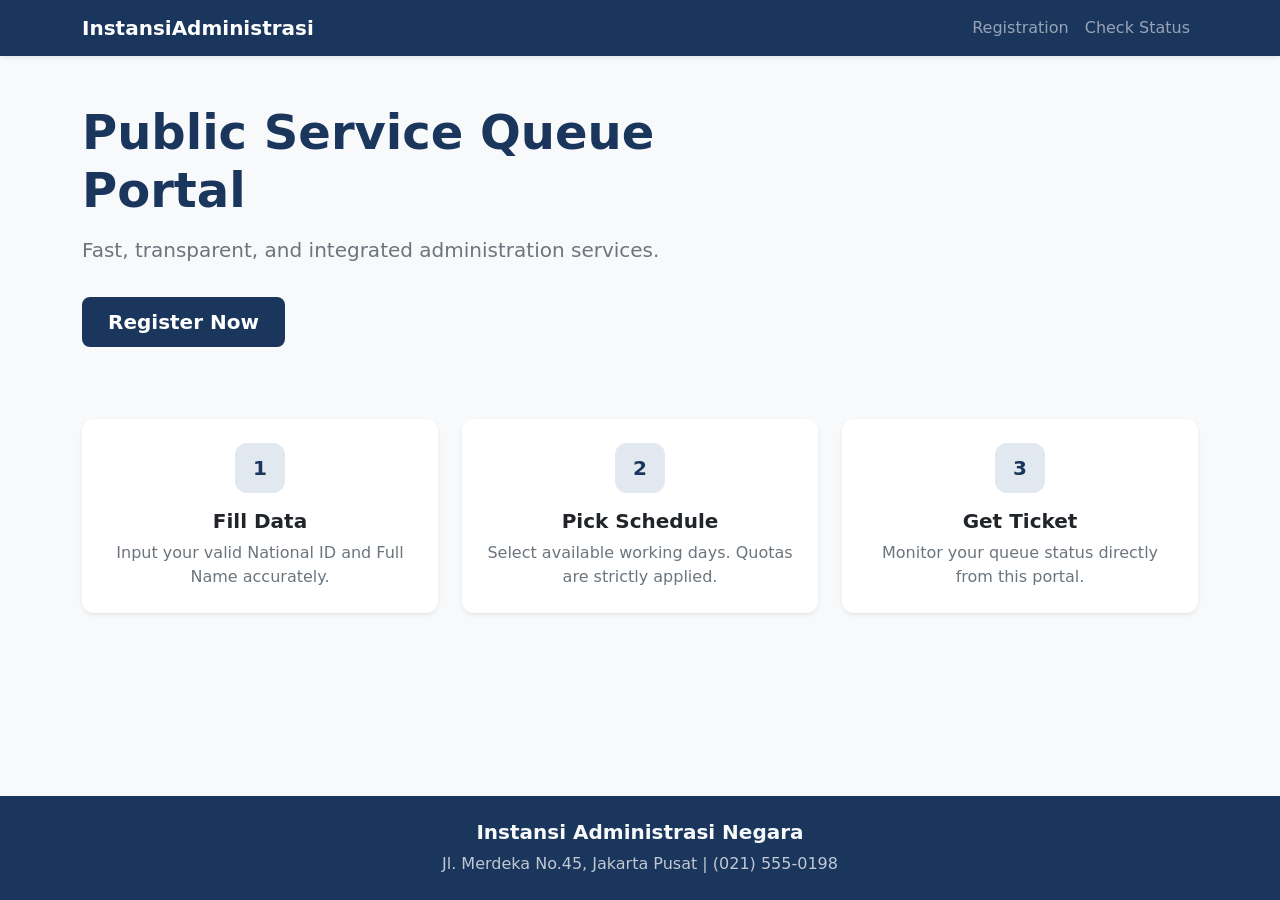
<file: David/index.html>
<!DOCTYPE html>
<html lang="en">
<head>
<meta charset="UTF-8">
<meta name="viewport" content="width=device-width, initial-scale=1.0">
<title>Queue System</title>
<link href="https://cdn.jsdelivr.net/npm/bootstrap@5.3.0/dist/css/bootstrap.min.css" rel="stylesheet">
<link href="style.css" rel="stylesheet">
</head>
<body class="bg-light">
<nav class="navbar navbar-expand-lg custom-navbar navbar-dark shadow-sm">
  <div class="container">
    <a class="navbar-brand fw-bold" href="#" id="navHome">InstansiAdministrasi</a>
    <button class="navbar-toggler" type="button" data-bs-toggle="collapse" data-bs-target="#navMenu">
      <span class="navbar-toggler-icon"></span>
    </button>
    <div class="collapse navbar-collapse" id="navMenu">
      <ul class="navbar-nav ms-auto">
        <li class="nav-item"><a class="nav-link" href="#" id="linkRegister">Registration</a></li>
        <li class="nav-item"><a class="nav-link" href="#" id="linkStatus">Check Status</a></li>
      </ul>
    </div>
  </div>
</nav>

<div class="container my-5 flex-grow-1">
  <div id="homeSection" class="view-section active-section">
    <div class="row align-items-center mb-5 custom-hero">
      <div class="col-lg-8">
        <h1 class="display-5 fw-bold custom-title mb-3">Public Service Queue Portal</h1>
        <p class="lead text-secondary">Fast, transparent, and integrated administration services.</p>
        <button class="btn btn-lg custom-btn-primary mt-3 fw-semibold px-4" id="btnHeroRegister">Register Now</button>
      </div>
    </div>
    <div class="row g-4 mt-2">
      <div class="col-md-4">
        <div class="card h-100 border-0 shadow-sm custom-card">
          <div class="card-body text-center p-4">
            <div class="custom-icon-box mb-3">1</div>
            <h5 class="card-title fw-bold">Fill Data</h5>
            <p class="card-text text-secondary">Input your valid National ID and Full Name accurately.</p>
          </div>
        </div>
      </div>
      <div class="col-md-4">
        <div class="card h-100 border-0 shadow-sm custom-card">
          <div class="card-body text-center p-4">
            <div class="custom-icon-box mb-3">2</div>
            <h5 class="card-title fw-bold">Pick Schedule</h5>
            <p class="card-text text-secondary">Select available working days. Quotas are strictly applied.</p>
          </div>
        </div>
      </div>
      <div class="col-md-4">
        <div class="card h-100 border-0 shadow-sm custom-card">
          <div class="card-body text-center p-4">
            <div class="custom-icon-box mb-3">3</div>
            <h5 class="card-title fw-bold">Get Ticket</h5>
            <p class="card-text text-secondary">Monitor your queue status directly from this portal.</p>
          </div>
        </div>
      </div>
    </div>
  </div>

  <div id="registerSection" class="view-section">
    <div class="row justify-content-center">
      <div class="col-lg-6">
        <div class="card border-0 shadow-sm custom-panel p-4 p-md-5">
          <h3 class="fw-bold mb-4 text-center custom-title">Queue Registration</h3>
          <div id="registerAlert" class="d-none"></div>
          <form id="registrationForm">
            <div class="mb-3">
              <label class="form-label fw-semibold text-secondary">Full Name</label>
              <input type="text" id="inputName" class="form-control custom-input" required>
            </div>
            <div class="mb-3">
              <label class="form-label fw-semibold text-secondary">National ID (NIK)</label>
              <input type="number" id="inputNIK" class="form-control custom-input" required>
            </div>
            <div class="mb-4">
              <label class="form-label fw-semibold text-secondary">Select Date</label>
              <input type="date" id="inputDate" class="form-control custom-input" required>
            </div>
            <button type="submit" class="btn w-100 custom-btn-primary py-2 fw-bold mt-2">Submit Registration</button>
          </form>
        </div>
      </div>
    </div>
  </div>

  <div id="statusSection" class="view-section">
    <div class="row justify-content-center">
      <div class="col-lg-6">
        <div class="card border-0 shadow-sm custom-panel p-4 p-md-5 mb-4">
          <h3 class="fw-bold mb-4 text-center custom-title">Check Queue Status</h3>
          <form id="statusForm" class="d-flex gap-2">
            <input type="number" id="searchNIK" class="form-control custom-input" placeholder="Enter your NIK" required>
            <button type="submit" class="btn custom-btn-primary px-4 fw-bold">Search</button>
          </form>
        </div>
        <div id="statusResultContainer" class="d-none card border-0 shadow-sm custom-panel p-4">
           <h5 class="fw-bold border-bottom pb-3 mb-3 custom-title">Queue History</h5>
           <div id="statusList"></div>
        </div>
      </div>
    </div>
  </div>
</div>

<footer class="text-light py-4 mt-auto custom-footer">
  <div class="container text-center">
    <h5 class="fw-bold mb-2">Instansi Administrasi Negara</h5>
    <p class="mb-0 text-light opacity-75">Jl. Merdeka No.45, Jakarta Pusat | (021) 555-0198</p>
  </div>
</footer>
<script src="https://cdn.jsdelivr.net/npm/bootstrap@5.3.0/dist/js/bootstrap.bundle.min.js"></script>
<script src="script.js"></script>
</body>
</html>




<!-- 
Buatlah tampilan website sesuai dengan requirement dari klien di bawah ini:
Anda diminta membuat sebuah website booking lapangan yang bisa dipakai oleh klien yang 
merupakan pemilik usaha lapangan badminton, tenis, padel, atau olahraga lainnya.
Berikut merupakan requirement yang diberikan oleh pihak klien:
1. Functional Requirement
a. Halaman Utama
i. Halaman utama ini muncul pertama kali saat user membuka website 
ini.
ii. Halaman ini menampilkan informasi mengenai lapangan tersebut dan 
tata cara booking.
iii. Pada bagian footer, tampilkan nama lapangan, alamat, nomor telepon, 
dan peta lokasi.
b. Fitur Booking Lapangan
i. User dapat booking lapangan dengan memilih lapangan yang mana 
yang mau di booking. Di dalam satu tempat, bisa saja ada beberapa 
lapangan/court.
ii. Booking lapangan dengan memasukkan nama lengkap, nomor 
telepon, dan alamat email.
iii. Jam sewa lapangan adalah dari jam 06.00 hingga 23.00 setiap hari 
dengan durasi sewa minimal 1 jam.
iv. User hanya bisa booking lapangan hingga 7 hari ke depan.
v. Setelah melakukan booking, tampilkan total harga yang harus dibayar 
dan informasi pembayaran.
c. Fitur Lihat Status Booking
i. Fitur ini untuk menunjukkan status booking anda.
ii. Seorang user bisa booking berkali-kali di suatu lapangan, maka anda 
harus menampilkan semua histori booking user ini.

2. Non Functional Requirement
a. Tampilan menarik, user friendly bagi user dengan berbagai latar belakang, dan 
memiliki navigasi yang mudah dipahami.
b. Tampilan yang responsive dan terlihat rapi pada perangkat mobile.
c. Klien menginginkan tampilan yang modern, trusted, dan profesional.
d. Font yang digunakan adalah font yang gratis dan tersedia secara bebas. Font 
juga harus tampak profesional dan terbaca jelas, bahkan jika dalam ukuran 
kecil seperti pada perangkat mobile.
e. Icon yang digunakan juga merupakan iconset gratis dan tersedia secara 
bebas, misalnya dari FontAwesome, Material Icons, dan lain sebagainya.
3. Technological Requirement
a. Tampilan dibuat menggunakan HTML, CSS, dan Javascript.
b. Anda hanya diminta membuat tampilan statis saja; tanpa database ataupun 
backend.
c. Data yang ditampilkan boleh berupa dummy atau boilerplate. 
d. Anda dilarang menggunakan template UI yang sudah ada.
e. Anda diperbolehkan menggunakan bantuan framework Bootstrap dan jQuery. 
Selain kedua itu, anda dilarang menggunakan framework lainnya.
  -->
</file>
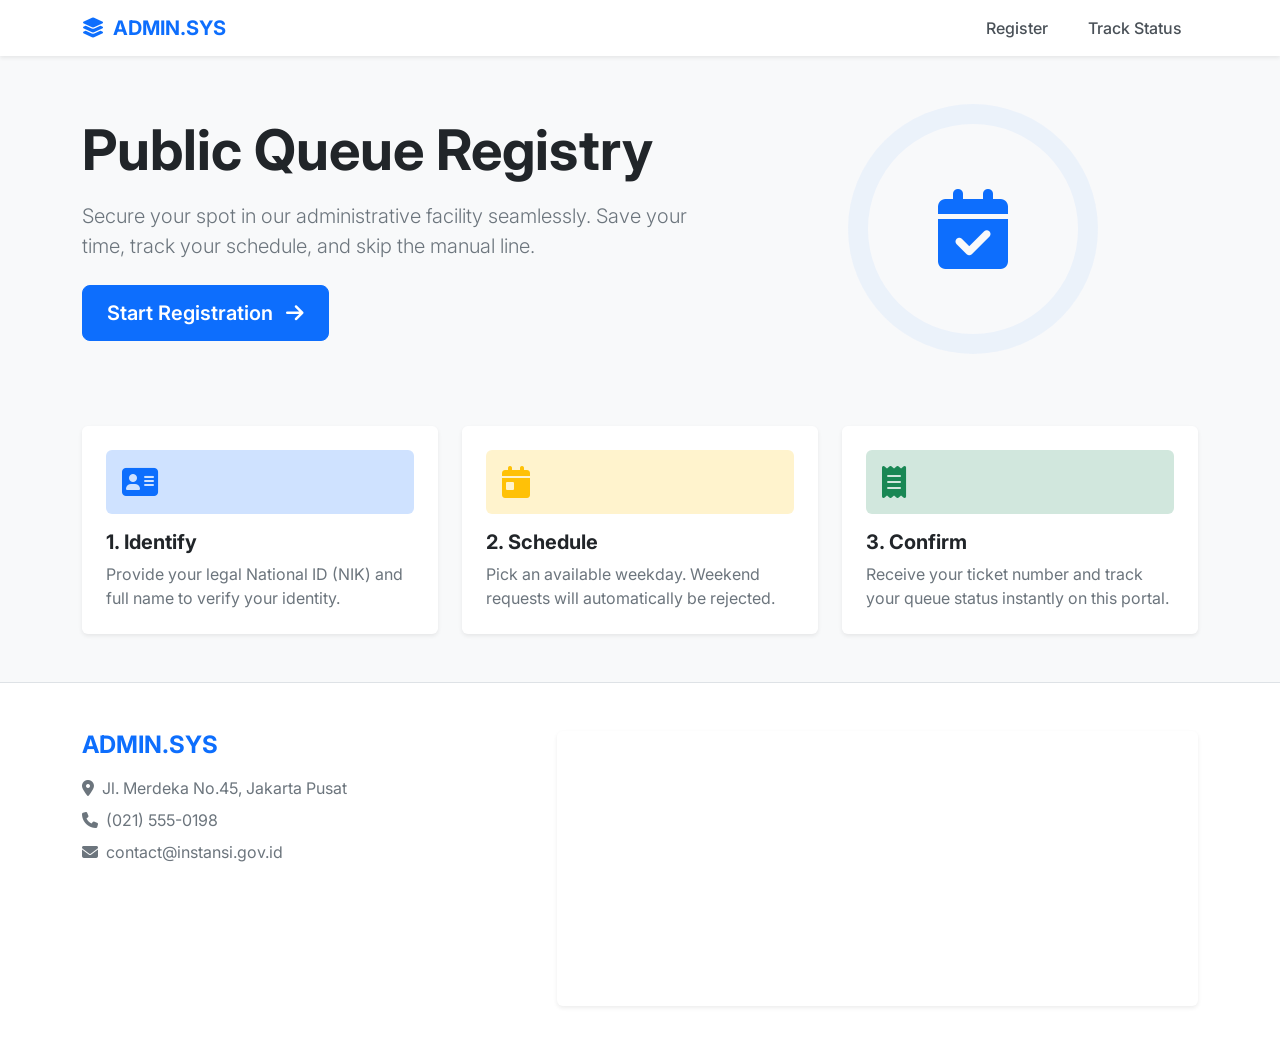
<file: Deco/index.html>
<!DOCTYPE html>
<html lang="en">
<head>
<meta charset="UTF-8">
<meta name="viewport" content="width=device-width, initial-scale=1.0">
<title>Queue System</title>
<link href="https://cdn.jsdelivr.net/npm/bootstrap@5.3.0/dist/css/bootstrap.min.css" rel="stylesheet">
<link href="https://cdnjs.cloudflare.com/ajax/libs/font-awesome/6.4.0/css/all.min.css" rel="stylesheet">
<link href="https://fonts.googleapis.com/css2?family=Inter:wght@400;500;600;700&display=swap" rel="stylesheet">
<link rel="stylesheet" href="style.css">
</head>
<body>
<nav class="navbar navbar-expand-lg bg-white shadow-sm sticky-top px-3">
  <div class="container">
    <a class="navbar-brand fw-bold text-primary" href="#" id="navHome">
      <i class="fas fa-layer-group me-2"></i>ADMIN.SYS
    </a>
    <button class="navbar-toggler border-0" type="button" data-bs-toggle="collapse" data-bs-target="#navMenu">
      <span class="navbar-toggler-icon"></span>
    </button>
    <div class="collapse navbar-collapse" id="navMenu">
      <ul class="navbar-nav ms-auto gap-2">
        <li class="nav-item"><a class="nav-link custom-nav-link" href="#" id="linkRegister">Register</a></li>
        <li class="nav-item"><a class="nav-link custom-nav-link" href="#" id="linkStatus">Track Status</a></li>
      </ul>
    </div>
  </div>
</nav>

<div class="container main-content mt-5 mb-5">
  <div id="homeSection" class="view-section active-section">
    <div class="row align-items-center mb-5 hero-wrapper">
      <div class="col-lg-7">
        <h1 class="display-4 fw-bold text-dark mb-3">Public Queue Registry</h1>
        <p class="lead text-secondary mb-4">Secure your spot in our administrative facility seamlessly. Save your time, track your schedule, and skip the manual line.</p>
        <button class="btn btn-primary btn-lg custom-btn" id="btnHeroRegister">
          Start Registration <i class="fas fa-arrow-right ms-2"></i>
        </button>
      </div>
      <div class="col-lg-5 d-none d-lg-block">
        <div class="hero-illustration bg-light rounded-circle d-flex align-items-center justify-content-center mx-auto">
          <i class="fas fa-calendar-check text-primary display-1"></i>
        </div>
      </div>
    </div>
    
    <div class="row g-4 mt-4">
      <div class="col-md-4">
        <div class="card custom-card h-100 p-4 border-0 shadow-sm">
          <div class="card-icon bg-primary-subtle text-primary rounded mb-3 d-inline-flex p-3">
            <i class="fas fa-address-card fa-2x"></i>
          </div>
          <h4 class="fw-bold h5">1. Identify</h4>
          <p class="text-secondary mb-0">Provide your legal National ID (NIK) and full name to verify your identity.</p>
        </div>
      </div>
      <div class="col-md-4">
        <div class="card custom-card h-100 p-4 border-0 shadow-sm">
          <div class="card-icon bg-warning-subtle text-warning rounded mb-3 d-inline-flex p-3">
            <i class="fas fa-calendar-day fa-2x"></i>
          </div>
          <h4 class="fw-bold h5">2. Schedule</h4>
          <p class="text-secondary mb-0">Pick an available weekday. Weekend requests will automatically be rejected.</p>
        </div>
      </div>
      <div class="col-md-4">
        <div class="card custom-card h-100 p-4 border-0 shadow-sm">
          <div class="card-icon bg-success-subtle text-success rounded mb-3 d-inline-flex p-3">
            <i class="fas fa-receipt fa-2x"></i>
          </div>
          <h4 class="fw-bold h5">3. Confirm</h4>
          <p class="text-secondary mb-0">Receive your ticket number and track your queue status instantly on this portal.</p>
        </div>
      </div>
    </div>
  </div>

  <div id="registerSection" class="view-section">
    <div class="row justify-content-center">
      <div class="col-lg-6">
        <div class="card border-0 shadow-sm p-4 p-md-5 rounded-4">
          <h3 class="fw-bold mb-4 text-center">New Ticket Entry</h3>
          <div id="registerAlert" class="d-none"></div>
          <form id="registrationForm">
            <div class="mb-3">
              <label class="form-label fw-semibold">Full Legal Name</label>
              <input type="text" id="inputName" class="form-control custom-input" placeholder="e.g. John Doe" required>
            </div>
            <div class="mb-3">
              <label class="form-label fw-semibold">National ID (NIK)</label>
              <input type="number" id="inputNIK" class="form-control custom-input" placeholder="16-digit ID number" required>
            </div>
            <div class="mb-4">
              <label class="form-label fw-semibold">Appointment Date</label>
              <input type="date" id="inputDate" class="form-control custom-input" required>
            </div>
            <button type="submit" class="btn btn-primary w-100 btn-lg custom-btn">Generate Ticket</button>
          </form>
        </div>
      </div>
    </div>
  </div>

  <div id="statusSection" class="view-section">
    <div class="row justify-content-center">
      <div class="col-lg-8">
        <div class="card border-0 shadow-sm p-4 p-md-5 rounded-4 mb-4 bg-light">
          <h3 class="fw-bold mb-4 text-center">Track Your Record</h3>
          <form id="statusForm" class="d-flex flex-column flex-md-row gap-3">
            <input type="number" id="searchNIK" class="form-control form-control-lg custom-input flex-grow-1" placeholder="Enter your NIK..." required>
            <button type="submit" class="btn btn-dark px-4 custom-btn">Search</button>
          </form>
        </div>
        <div id="statusResultContainer" class="d-none">
           <h5 class="fw-bold mb-3 text-secondary">Matching Records:</h5>
           <div id="statusList" class="d-flex flex-column gap-3"></div>
        </div>
      </div>
    </div>
  </div>
</div>

<footer class="bg-white border-top py-5 mt-auto">
  <div class="container">
    <div class="row g-4">
      <div class="col-md-5">
        <h4 class="fw-bold text-primary mb-3">ADMIN.SYS</h4>
        <ul class="list-unstyled text-secondary">
          <li class="mb-2"><i class="fas fa-map-marker-alt me-2"></i>Jl. Merdeka No.45, Jakarta Pusat</li>
          <li class="mb-2"><i class="fas fa-phone me-2"></i>(021) 555-0198</li>
          <li><i class="fas fa-envelope me-2"></i>contact@instansi.gov.id</li>
        </ul>
      </div>
      <div class="col-md-7">
        <div class="ratio ratio-21x9 rounded overflow-hidden shadow-sm">
          <iframe src="https://www.google.com/maps/embed?pb=!1m18!1m12!1m3!1d126920.24009088654!2d106.758830113824!3d-6.229746497187132!2m3!1f0!2f0!3f0!3m2!1i1024!2i768!4f13.1!3m3!1m2!1s0x2e69f3e945e34b9d%3A0x100c5e82dd4b820!2sJakarta!5e0!3m2!1sen!2sid!4v1689255280365!5m2!1sen!2sid" allowfullscreen="" loading="lazy" referrerpolicy="no-referrer-when-downgrade"></iframe>
        </div>
      </div>
    </div>
  </div>
</footer>

<script src="https://cdn.jsdelivr.net/npm/bootstrap@5.3.0/dist/js/bootstrap.bundle.min.js"></script>
<script src="script.js"></script>
</body>
</html>
</file>
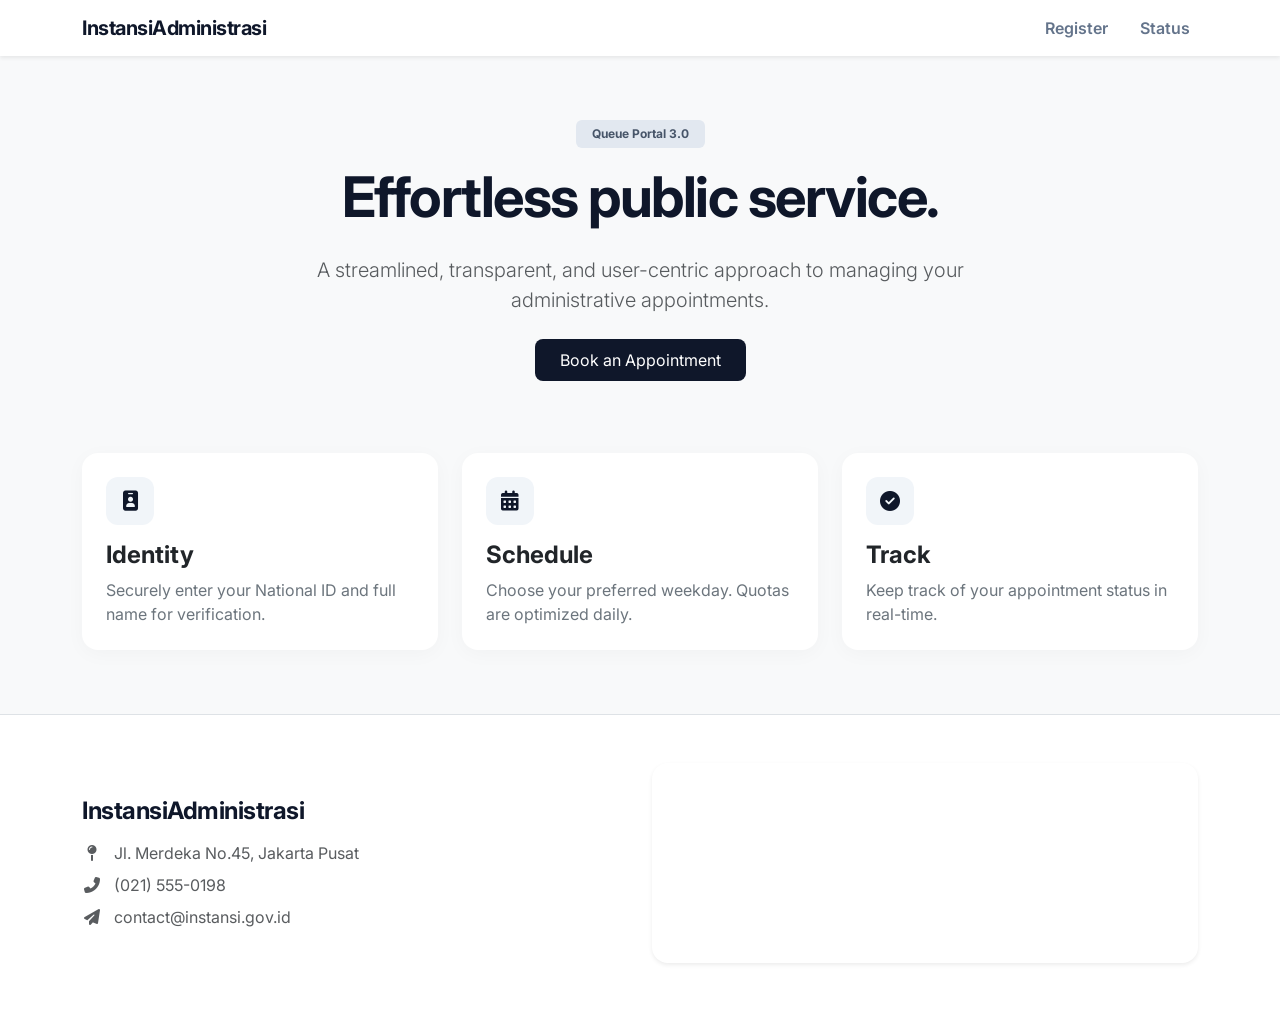
<file: Didi/index.html>
<!DOCTYPE html>
<html lang="en">
<head>
<meta charset="UTF-8">
<meta name="viewport" content="width=device-width, initial-scale=1.0">
<title>Queue System</title>
<link href="https://cdn.jsdelivr.net/npm/bootstrap@5.3.0/dist/css/bootstrap.min.css" rel="stylesheet">
<link href="https://cdnjs.cloudflare.com/ajax/libs/font-awesome/6.4.0/css/all.min.css" rel="stylesheet">
<link rel="stylesheet" href="style.css">
</head>
<body class="bg-light">
<nav class="navbar navbar-expand-lg navbar-light custom-navbar shadow-sm">
  <div class="container">
    <a class="navbar-brand fw-bold custom-brand" href="#" id="navHome">InstansiAdministrasi</a>
    <button class="navbar-toggler border-0" type="button" data-bs-toggle="collapse" data-bs-target="#navMenu">
      <i class="fas fa-bars"></i>
    </button>
    <div class="collapse navbar-collapse" id="navMenu">
      <ul class="navbar-nav ms-auto gap-3">
        <li class="nav-item"><a class="nav-link fw-semibold custom-link" href="#" id="linkRegister">Register</a></li>
        <li class="nav-item"><a class="nav-link fw-semibold custom-link" href="#" id="linkStatus">Status</a></li>
      </ul>
    </div>
  </div>
</nav>

<div class="container py-5 my-3 flex-grow-1">
  <div id="homeSection" class="view-section active-section">
    <div class="row justify-content-center text-center mb-5">
      <div class="col-lg-8">
        <span class="badge custom-badge mb-3 py-2 px-3">Queue Portal 3.0</span>
        <h1 class="display-4 fw-bold custom-title mb-4">Effortless public service.</h1>
        <p class="lead text-muted mb-4">A streamlined, transparent, and user-centric approach to managing your administrative appointments.</p>
        <button class="btn custom-btn-dark px-4 py-2" id="btnHeroRegister">Book an Appointment</button>
      </div>
    </div>
    
    <div class="row g-4 mt-2">
      <div class="col-md-4">
        <div class="card h-100 border-0 custom-card p-4">
          <div class="custom-icon mb-3"><i class="fas fa-id-badge"></i></div>
          <h4 class="fw-bold">Identity</h4>
          <p class="text-secondary mb-0">Securely enter your National ID and full name for verification.</p>
        </div>
      </div>
      <div class="col-md-4">
        <div class="card h-100 border-0 custom-card p-4">
          <div class="custom-icon mb-3"><i class="fas fa-calendar-alt"></i></div>
          <h4 class="fw-bold">Schedule</h4>
          <p class="text-secondary mb-0">Choose your preferred weekday. Quotas are optimized daily.</p>
        </div>
      </div>
      <div class="col-md-4">
        <div class="card h-100 border-0 custom-card p-4">
          <div class="custom-icon mb-3"><i class="fas fa-check-circle"></i></div>
          <h4 class="fw-bold">Track</h4>
          <p class="text-secondary mb-0">Keep track of your appointment status in real-time.</p>
        </div>
      </div>
    </div>
  </div>

  <div id="registerSection" class="view-section d-none">
    <div class="row justify-content-center">
      <div class="col-lg-6 col-md-8">
        <div class="card border-0 custom-card p-4 p-md-5">
          <h2 class="fw-bold mb-2">New Appointment</h2>
          <p class="text-muted mb-4">Please fill out the form below to secure your spot.</p>
          <div id="registerAlert" class="alert d-none rounded-3" role="alert"></div>
          <form id="registrationForm">
            <div class="mb-3">
              <label class="form-label fw-semibold">Full Name</label>
              <input type="text" id="inputName" class="form-control custom-input" placeholder="e.g. John Doe" required>
            </div>
            <div class="mb-3">
              <label class="form-label fw-semibold">National ID (NIK)</label>
              <input type="number" id="inputNIK" class="form-control custom-input" placeholder="16-digit NIK" required>
            </div>
            <div class="mb-4">
              <label class="form-label fw-semibold">Date</label>
              <input type="date" id="inputDate" class="form-control custom-input" required>
            </div>
            <button type="submit" class="btn custom-btn-dark w-100 py-2 fw-semibold">Confirm Registration</button>
          </form>
        </div>
      </div>
    </div>
  </div>

  <div id="statusSection" class="view-section d-none">
    <div class="row justify-content-center">
      <div class="col-lg-6 col-md-8">
        <div class="card border-0 custom-card p-4 p-md-5 mb-4">
          <h2 class="fw-bold mb-2">Check Status</h2>
          <p class="text-muted mb-4">Enter your National ID to retrieve your queue history.</p>
          <form id="statusForm" class="d-flex flex-column gap-3">
            <input type="number" id="searchNIK" class="form-control custom-input" placeholder="Enter NIK..." required>
            <button type="submit" class="btn custom-btn-outline w-100 py-2 fw-semibold">Search Records</button>
          </form>
        </div>
        <div id="statusResultContainer" class="d-none">
           <h4 class="fw-bold mb-3 px-2">History Records</h4>
           <div id="statusList" class="d-flex flex-column gap-3"></div>
        </div>
      </div>
    </div>
  </div>
</div>

<footer class="bg-white border-top py-5 mt-auto">
  <div class="container">
    <div class="row align-items-center g-4">
      <div class="col-md-6">
        <h4 class="fw-bold mb-3 custom-brand">InstansiAdministrasi</h4>
        <ul class="list-unstyled text-muted d-flex flex-column gap-2 mb-0">
          <li><i class="fas fa-map-pin me-2 w-20"></i> Jl. Merdeka No.45, Jakarta Pusat</li>
          <li><i class="fas fa-phone-alt me-2 w-20"></i> (021) 555-0198</li>
          <li><i class="fas fa-paper-plane me-2 w-20"></i> contact@instansi.gov.id</li>
        </ul>
      </div>
      <div class="col-md-6">
        <div class="rounded-4 overflow-hidden shadow-sm" style="height: 200px;">
          <iframe src="https://www.google.com/maps/embed?pb=!1m18!1m12!1m3!1d126920.24009088654!2d106.758830113824!3d-6.229746497187132!2m3!1f0!2f0!3f0!3m2!1i1024!2i768!4f13.1!3m3!1m2!1s0x2e69f3e945e34b9d%3A0x100c5e82dd4b820!2sJakarta!5e0!3m2!1sen!2sid!4v1689255280365!5m2!1sen!2sid" class="w-100 h-100 border-0" allowfullscreen="" loading="lazy" referrerpolicy="no-referrer-when-downgrade"></iframe>
        </div>
      </div>
    </div>
  </div>
</footer>
<script src="https://cdn.jsdelivr.net/npm/bootstrap@5.3.0/dist/js/bootstrap.bundle.min.js"></script>
<script src="script.js"></script>
</body>
</html>
</file>
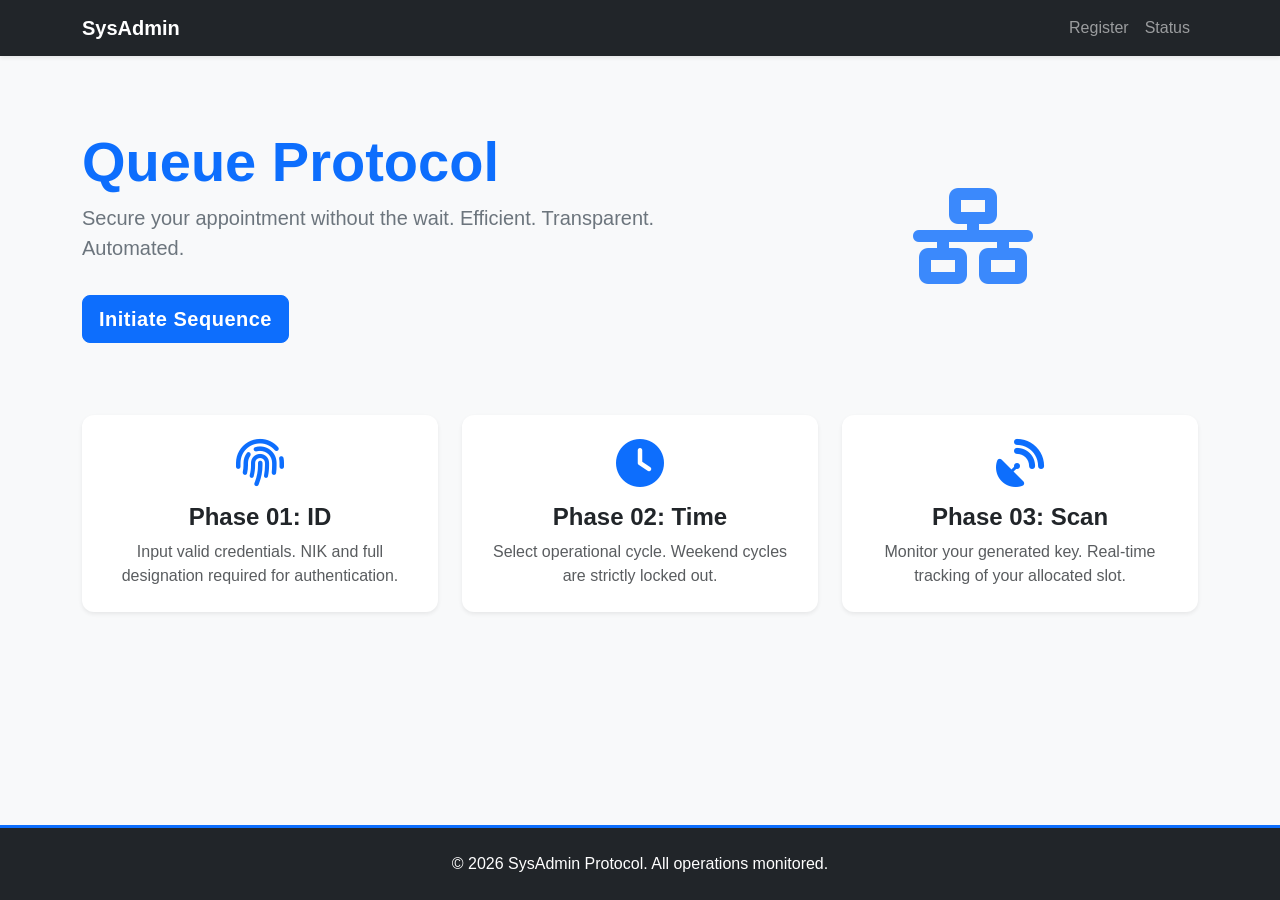
<file: Fino/index.html>
<!DOCTYPE html>
<html lang="en">
<head>
<meta charset="UTF-8">
<meta name="viewport" content="width=device-width, initial-scale=1.0">
<title>Queue System</title>
<link href="https://cdn.jsdelivr.net/npm/bootstrap@5.3.0/dist/css/bootstrap.min.css" rel="stylesheet">
<link href="https://cdnjs.cloudflare.com/ajax/libs/font-awesome/6.4.0/css/all.min.css" rel="stylesheet">
<link rel="stylesheet" href="style.css">
</head>
<body class="bg-light text-dark">
<nav class="navbar navbar-expand-lg navbar-dark bg-dark shadow-sm">
  <div class="container">
    <a class="navbar-brand fw-bold" href="#" id="navHome">SysAdmin</a>
    <button class="navbar-toggler" type="button" data-bs-toggle="collapse" data-bs-target="#navMenu">
      <span class="navbar-toggler-icon"></span>
    </button>
    <div class="collapse navbar-collapse" id="navMenu">
      <ul class="navbar-nav ms-auto">
        <li class="nav-item"><a class="nav-link" href="#" id="linkRegister">Register</a></li>
        <li class="nav-item"><a class="nav-link" href="#" id="linkStatus">Status</a></li>
      </ul>
    </div>
  </div>
</nav>

<div class="container my-5 main-content">
  <div id="homeSection" class="view-section active-section">
    <div class="row align-items-center mb-5 mt-4">
      <div class="col-lg-7">
        <h1 class="display-4 fw-bold text-primary">Queue Protocol</h1>
        <p class="lead text-secondary">Secure your appointment without the wait. Efficient. Transparent. Automated.</p>
        <button class="btn btn-primary btn-lg mt-3 custom-btn" id="btnHeroRegister">Initiate Sequence</button>
      </div>
      <div class="col-lg-5 text-center d-none d-lg-block">
        <i class="fas fa-network-wired text-primary" style="font-size: 6rem; opacity: 0.8;"></i>
      </div>
    </div>
    
    <div class="row g-4 mt-5">
      <div class="col-md-4">
        <div class="card h-100 shadow-sm border-0 custom-card">
          <div class="card-body text-center p-4">
            <i class="fas fa-fingerprint fa-3x text-primary mb-3"></i>
            <h4 class="card-title fw-bold">Phase 01: ID</h4>
            <p class="card-text text-muted">Input valid credentials. NIK and full designation required for authentication.</p>
          </div>
        </div>
      </div>
      <div class="col-md-4">
        <div class="card h-100 shadow-sm border-0 custom-card">
          <div class="card-body text-center p-4">
            <i class="fas fa-clock fa-3x text-primary mb-3"></i>
            <h4 class="card-title fw-bold">Phase 02: Time</h4>
            <p class="card-text text-muted">Select operational cycle. Weekend cycles are strictly locked out.</p>
          </div>
        </div>
      </div>
      <div class="col-md-4">
        <div class="card h-100 shadow-sm border-0 custom-card">
          <div class="card-body text-center p-4">
            <i class="fas fa-satellite-dish fa-3x text-primary mb-3"></i>
            <h4 class="card-title fw-bold">Phase 03: Scan</h4>
            <p class="card-text text-muted">Monitor your generated key. Real-time tracking of your allocated slot.</p>
          </div>
        </div>
      </div>
    </div>
  </div>

  <div id="registerSection" class="view-section">
    <div class="row justify-content-center">
      <div class="col-lg-6">
        <div class="card shadow border-0 custom-card">
          <div class="card-body p-5">
            <h2 class="text-center mb-4 fw-bold text-primary">Registration Form</h2>
            <div id="registerAlert" class="d-none"></div>
            <form id="registrationForm">
              <div class="mb-3">
                <label class="form-label fw-semibold">Full Name</label>
                <input type="text" id="inputName" class="form-control custom-input" required>
              </div>
              <div class="mb-3">
                <label class="form-label fw-semibold">NIK (Identity Number)</label>
                <input type="number" id="inputNIK" class="form-control custom-input" required>
              </div>
              <div class="mb-4">
                <label class="form-label fw-semibold">Appointment Date</label>
                <input type="date" id="inputDate" class="form-control custom-input" required>
              </div>
              <button type="submit" class="btn btn-primary w-100 btn-lg custom-btn">Submit Data</button>
            </form>
          </div>
        </div>
      </div>
    </div>
  </div>

  <div id="statusSection" class="view-section">
    <div class="row justify-content-center">
      <div class="col-lg-8">
        <div class="card shadow border-0 custom-card mb-4">
          <div class="card-body p-4">
            <h2 class="fw-bold text-primary mb-3">Database Query</h2>
            <form id="statusForm" class="d-flex flex-column flex-md-row gap-3">
              <input type="number" id="searchNIK" class="form-control custom-input flex-grow-1" placeholder="Input NIK to scan..." required>
              <button type="submit" class="btn btn-primary px-5 custom-btn">Execute</button>
            </form>
          </div>
        </div>
        <div id="statusResultContainer" class="d-none">
           <h4 class="mb-3 fw-bold text-secondary">Query Results:</h4>
           <div id="statusList" class="d-flex flex-column gap-3"></div>
        </div>
      </div>
    </div>
  </div>
</div>

<footer class="bg-dark text-white py-4 mt-auto border-top border-primary border-3">
  <div class="container text-center">
    <p class="mb-0">&copy; 2026 SysAdmin Protocol. All operations monitored.</p>
  </div>
</footer>

<script src="https://cdn.jsdelivr.net/npm/bootstrap@5.3.0/dist/js/bootstrap.bundle.min.js"></script>
<script src="script.js"></script>
</body>
</html>
</file>
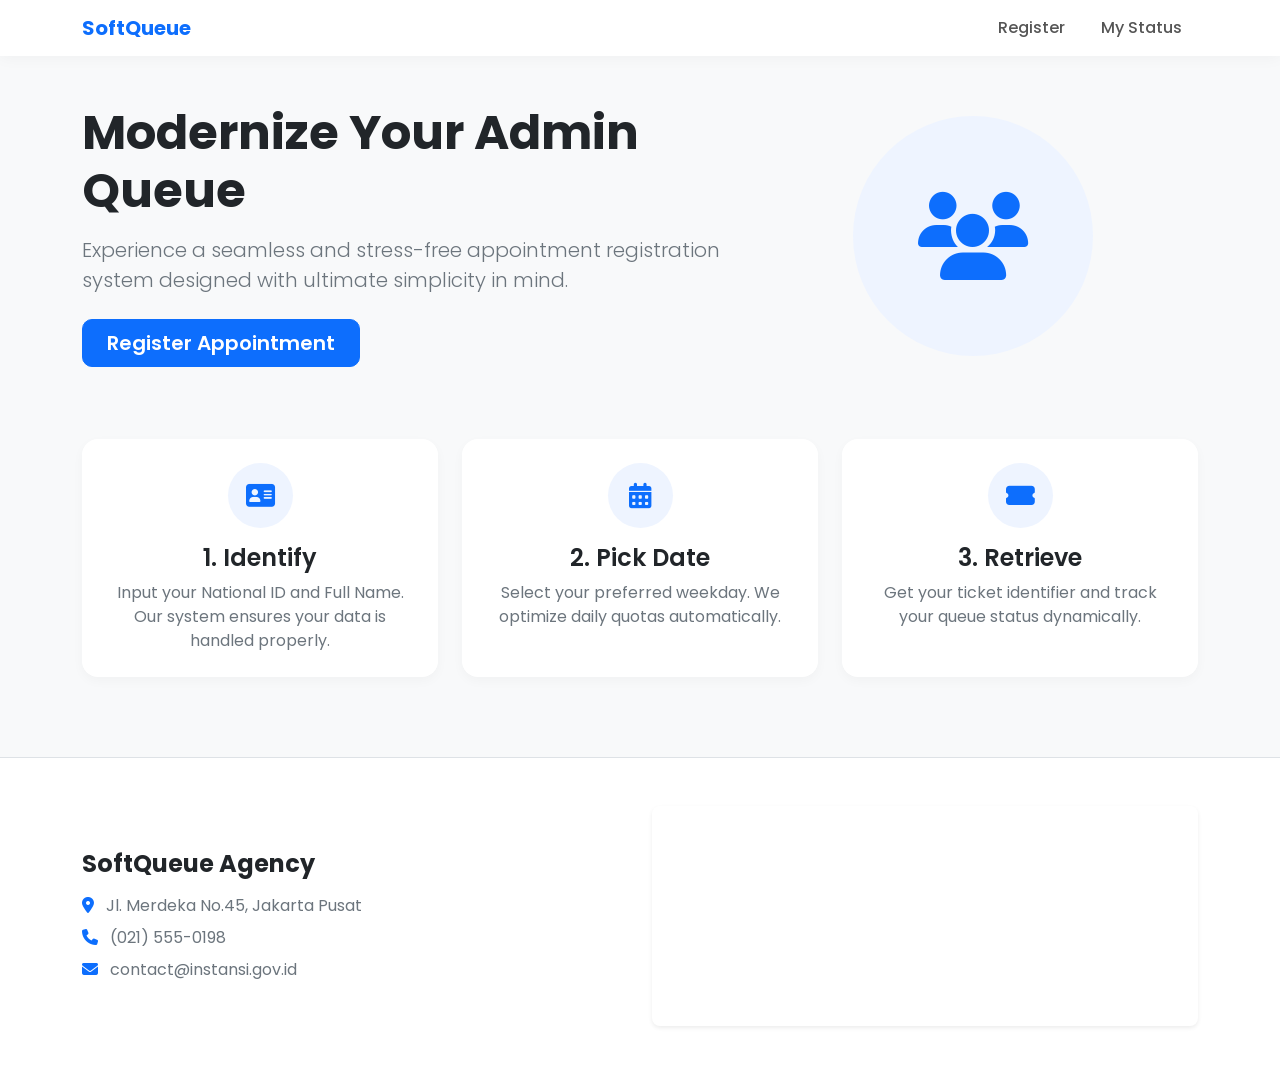
<file: Juan/index.html>
<!DOCTYPE html>
<html lang="en">
<head>
<meta charset="UTF-8">
<meta name="viewport" content="width=device-width, initial-scale=1.0">
<title>Queue System</title>
<link href="https://cdn.jsdelivr.net/npm/bootstrap@5.3.0/dist/css/bootstrap.min.css" rel="stylesheet">
<link href="https://cdnjs.cloudflare.com/ajax/libs/font-awesome/6.4.0/css/all.min.css" rel="stylesheet">
<link href="https://fonts.googleapis.com/css2?family=Poppins:wght@300;400;500;600;700&display=swap" rel="stylesheet">
<link rel="stylesheet" href="style.css">
</head>
<body class="bg-light">
<nav class="navbar navbar-expand-lg custom-navbar sticky-top">
  <div class="container">
    <a class="navbar-brand fw-bold text-primary" href="#" id="navHome">SoftQueue</a>
    <button class="navbar-toggler border-0 shadow-none" type="button" data-bs-toggle="collapse" data-bs-target="#navMenu">
      <i class="fas fa-bars"></i>
    </button>
    <div class="collapse navbar-collapse" id="navMenu">
      <ul class="navbar-nav ms-auto gap-1">
        <li class="nav-item"><a class="nav-link custom-link" href="#" id="linkRegister">Register</a></li>
        <li class="nav-item"><a class="nav-link custom-link" href="#" id="linkStatus">My Status</a></li>
      </ul>
    </div>
  </div>
</nav>

<div class="container main-content">
  <div id="homeSection" class="view-section active-section">
    <div class="row align-items-center mt-5 mb-5">
      <div class="col-lg-7 text-center text-lg-start mb-4 mb-lg-0">
        <h1 class="display-5 fw-bold text-dark mb-3">Modernize Your Admin Queue</h1>
        <p class="lead text-secondary mb-4">Experience a seamless and stress-free appointment registration system designed with ultimate simplicity in mind.</p>
        <button class="btn btn-primary btn-lg custom-btn px-4 py-2" id="btnHeroRegister">Register Appointment</button>
      </div>
      <div class="col-lg-5 text-center d-none d-lg-block">
        <div class="hero-visual mx-auto">
          <i class="fas fa-users text-primary"></i>
        </div>
      </div>
    </div>
    
    <div class="row g-4 mt-2">
      <div class="col-md-4">
        <div class="card custom-card h-100 border-0">
          <div class="card-body text-center p-4">
            <div class="icon-wrapper mb-3"><i class="fas fa-address-card"></i></div>
            <h4 class="card-title fw-semibold">1. Identify</h4>
            <p class="card-text text-secondary">Input your National ID and Full Name. Our system ensures your data is handled properly.</p>
          </div>
        </div>
      </div>
      <div class="col-md-4">
        <div class="card custom-card h-100 border-0">
          <div class="card-body text-center p-4">
            <div class="icon-wrapper mb-3"><i class="fas fa-calendar-alt"></i></div>
            <h4 class="card-title fw-semibold">2. Pick Date</h4>
            <p class="card-text text-secondary">Select your preferred weekday. We optimize daily quotas automatically.</p>
          </div>
        </div>
      </div>
      <div class="col-md-4">
        <div class="card custom-card h-100 border-0">
          <div class="card-body text-center p-4">
            <div class="icon-wrapper mb-3"><i class="fas fa-ticket-alt"></i></div>
            <h4 class="card-title fw-semibold">3. Retrieve</h4>
            <p class="card-text text-secondary">Get your ticket identifier and track your queue status dynamically.</p>
          </div>
        </div>
      </div>
    </div>
  </div>

  <div id="registerSection" class="view-section">
    <div class="row justify-content-center mt-4">
      <div class="col-lg-6 col-md-8">
        <div class="card custom-panel border-0 p-4 p-md-5">
          <h3 class="text-center fw-bold mb-4">Queue Registration</h3>
          <div id="registerAlert" class="alert d-none" role="alert"></div>
          <form id="registrationForm">
            <div class="mb-3">
              <label class="form-label fw-medium text-dark">Full Name</label>
              <input type="text" id="inputName" class="form-control custom-input" required>
            </div>
            <div class="mb-3">
              <label class="form-label fw-medium text-dark">National ID (NIK)</label>
              <input type="number" id="inputNIK" class="form-control custom-input" required>
            </div>
            <div class="mb-4">
              <label class="form-label fw-medium text-dark">Schedule Date</label>
              <input type="date" id="inputDate" class="form-control custom-input" required>
            </div>
            <button type="submit" class="btn btn-primary w-100 custom-btn py-2">Submit Registration</button>
          </form>
        </div>
      </div>
    </div>
  </div>

  <div id="statusSection" class="view-section">
    <div class="row justify-content-center mt-4">
      <div class="col-lg-8">
        <div class="card custom-panel border-0 p-4 p-md-5 mb-4">
          <h3 class="text-center fw-bold mb-4">Check Your Status</h3>
          <form id="statusForm" class="d-flex flex-column flex-md-row gap-3">
            <input type="number" id="searchNIK" class="form-control custom-input flex-grow-1" placeholder="Enter your NIK..." required>
            <button type="submit" class="btn btn-primary custom-btn px-4">Search</button>
          </form>
        </div>
        <div id="statusResultContainer" class="d-none">
           <h4 class="fw-bold mb-3 text-dark">Your Queue History</h4>
           <div id="statusList" class="d-flex flex-column gap-3"></div>
        </div>
      </div>
    </div>
  </div>
</div>

<footer class="bg-white border-top py-5 mt-auto">
  <div class="container">
    <div class="row align-items-center">
      <div class="col-md-6 mb-4 mb-md-0">
        <h4 class="fw-bold text-dark mb-3">SoftQueue Agency</h4>
        <div class="text-secondary">
          <p class="mb-2"><i class="fas fa-map-marker-alt me-2 text-primary"></i> Jl. Merdeka No.45, Jakarta Pusat</p>
          <p class="mb-2"><i class="fas fa-phone me-2 text-primary"></i> (021) 555-0198</p>
          <p class="mb-0"><i class="fas fa-envelope me-2 text-primary"></i> contact@instansi.gov.id</p>
        </div>
      </div>
      <div class="col-md-6">
        <div class="rounded-3 overflow-hidden shadow-sm" style="height: 220px;">
          <iframe src="https://www.google.com/maps/embed?pb=!1m18!1m12!1m3!1d126920.24009088654!2d106.758830113824!3d-6.229746497187132!2m3!1f0!2f0!3f0!3m2!1i1024!2i768!4f13.1!3m3!1m2!1s0x2e69f3e945e34b9d%3A0x100c5e82dd4b820!2sJakarta!5e0!3m2!1sen!2sid!4v1689255280365!5m2!1sen!2sid" allowfullscreen="" loading="lazy" referrerpolicy="no-referrer-when-downgrade" style="width: 100%; height: 100%; border: 0;"></iframe>
        </div>
      </div>
    </div>
  </div>
</footer>
<script src="https://cdn.jsdelivr.net/npm/bootstrap@5.3.0/dist/js/bootstrap.bundle.min.js"></script>
<script src="script.js"></script>
</body>
</html>
</file>
<file: David/style.css>
body {
  font-family: system-ui, -apple-system, sans-serif;
  display: flex;
  flex-direction: column;
  min-height: 100vh;
  background-color: #f4f6f9;
}
.custom-navbar {
  background-color: #1a365d;
}
.custom-title {
  color: #1a365d;
}
.custom-btn-primary {
  background-color: #1a365d;
  color: #ffffff;
  border: 2px solid #1a365d;
  border-radius: 8px;
  transition: all 0.2s ease-in-out;
}
.custom-btn-primary:hover {
  background-color: #ffffff;
  color: #1a365d;
}
.view-section {
  display: none;
}
.active-section {
  display: block;
}
.custom-card {
  border-radius: 12px;
  background-color: #ffffff;
  transition: transform 0.2s ease, box-shadow 0.2s ease;
}
.custom-card:hover {
  transform: translateY(-5px);
  box-shadow: 0 10px 20px rgba(0,0,0,0.05) !important;
}
.custom-icon-box {
  width: 50px;
  height: 50px;
  background-color: #e2e8f0;
  color: #1a365d;
  font-size: 20px;
  font-weight: 800;
  border-radius: 12px;
  display: flex;
  align-items: center;
  justify-content: center;
  margin: 0 auto;
}
.custom-panel {
  border-radius: 16px;
  background-color: #ffffff;
  border-top: 6px solid #1a365d !important;
}
.custom-input {
  background-color: #f8fafc;
  border: 1px solid #cbd5e1;
  border-radius: 8px;
  padding: 10px 15px;
}
.custom-input:focus {
  border-color: #1a365d;
  background-color: #ffffff;
  box-shadow: 0 0 0 4px rgba(26, 54, 93, 0.1);
  outline: none;
}
.history-item {
  border-left: 4px solid #1a365d;
  background-color: #f8fafc;
  padding: 16px;
  margin-bottom: 12px;
  border-radius: 6px;
  transition: background-color 0.2s ease;
}
.history-item:hover {
  background-color: #e2e8f0;
}
.custom-footer {
  background-color: #1a365d;
}
.custom-badge {
  background-color: #ebf4ff;
  color: #1a365d;
  border: 1px solid #c3ddfd;
}
</file>
<file: Deco/style.css>
* {
  box-sizing: border-box;
  margin: 0;
  padding: 0;
}

body {
  font-family: 'Inter', system-ui, -apple-system, sans-serif;
  background-color: #f8f9fa;
  color: #212529;
  min-height: 100vh;
  display: flex;
  flex-direction: column;
}

.custom-nav-link {
  font-weight: 500;
  color: #495057 !important;
  transition: color 0.2s;
  padding: 8px 16px !important;
  border-radius: 6px;
}

.custom-nav-link:hover {
  color: #0d6efd !important;
  background-color: #f8f9fa;
}

.main-content {
  flex: 1;
}

.view-section {
  display: none;
}

.active-section {
  display: block;
  animation: fadeIn 0.4s ease-out forwards;
}

@keyframes fadeIn {
  0% { transform: translateY(15px); opacity: 0; }
  100% { transform: translateY(0); opacity: 1; }
}

.hero-illustration {
  width: 250px;
  height: 250px;
  box-shadow: inset 0 0 0 20px rgba(13, 110, 253, 0.05);
}

.custom-card {
  transition: transform 0.2s ease, box-shadow 0.2s ease;
}

.custom-card:hover {
  transform: translateY(-5px);
  box-shadow: 0 10px 20px rgba(0,0,0,0.08) !important;
}

.custom-btn {
  border-radius: 8px;
  font-weight: 600;
  padding: 12px 24px;
  transition: all 0.2s;
}

.custom-btn:active {
  transform: scale(0.97);
}

.custom-input {
  padding: 12px 15px;
  border-radius: 8px;
  border: 1px solid #dee2e6;
  background-color: #fcfcfc;
  transition: border-color 0.2s, box-shadow 0.2s;
}

.custom-input:focus {
  border-color: #0d6efd;
  box-shadow: 0 0 0 3px rgba(13, 110, 253, 0.15);
  background-color: #fff;
}

.history-card {
  border-left: 4px solid #0d6efd;
  transition: background-color 0.2s;
}

.history-card:hover {
  background-color: #f8f9fa;
}

input[type="number"]::-webkit-inner-spin-button,
input[type="number"]::-webkit-outer-spin-button {
  -webkit-appearance: none;
  margin: 0;
}
</file>
<file: Didi/style.css>
@import url('https://fonts.googleapis.com/css2?family=Inter:wght@400;500;600;700&display=swap');

body {
  font-family: 'Inter', sans-serif;
  display: flex;
  flex-direction: column;
  min-height: 100vh;
}

.custom-navbar {
  background-color: rgba(255, 255, 255, 0.95);
  backdrop-filter: blur(10px);
}

.custom-brand {
  color: #0f172a !important;
  letter-spacing: -0.5px;
}

.custom-link {
  color: #64748b !important;
  transition: color 0.2s ease-in-out;
}

.custom-link:hover {
  color: #0f172a !important;
}

.custom-badge {
  background-color: #e2e8f0;
  color: #475569;
}

.custom-title {
  color: #0f172a;
  letter-spacing: -1.5px;
}

.custom-btn-dark {
  background-color: #0f172a;
  color: #ffffff;
  border-radius: 8px;
  transition: background-color 0.2s ease, transform 0.1s ease;
}

.custom-btn-dark:hover {
  background-color: #1e293b;
  color: #ffffff;
}

.custom-btn-dark:active {
  transform: scale(0.98);
}

.custom-btn-outline {
  background-color: transparent;
  color: #0f172a;
  border: 1px solid #cbd5e1;
  border-radius: 8px;
  transition: all 0.2s ease;
}

.custom-btn-outline:hover {
  background-color: #f8fafc;
  border-color: #94a3b8;
}

.custom-card {
  background-color: #ffffff;
  border-radius: 16px !important;
  box-shadow: 0 4px 20px rgba(0, 0, 0, 0.03) !important;
  transition: transform 0.2s ease, box-shadow 0.2s ease;
}

.custom-card:hover {
  transform: translateY(-2px);
  box-shadow: 0 8px 25px rgba(0, 0, 0, 0.06) !important;
}

.custom-icon {
  width: 48px;
  height: 48px;
  background-color: #f1f5f9;
  color: #0f172a;
  border-radius: 12px;
  display: flex;
  align-items: center;
  justify-content: center;
  font-size: 1.25rem;
}

.custom-input {
  background-color: #f8fafc;
  border: 1px solid #e2e8f0;
  border-radius: 8px;
  padding: 0.75rem 1rem;
  transition: all 0.2s ease;
}

.custom-input:focus {
  background-color: #ffffff;
  border-color: #3b82f6;
  box-shadow: 0 0 0 3px rgba(59, 130, 246, 0.15);
}

.history-card {
  background: #ffffff;
  border: 1px solid #e2e8f0;
  border-radius: 12px;
  padding: 1.25rem;
  display: flex;
  justify-content: space-between;
  align-items: center;
}

.status-badge {
  background-color: #f1f5f9;
  color: #334155;
  padding: 0.35rem 0.85rem;
  border-radius: 20px;
  font-size: 0.85rem;
  font-weight: 600;
}

.w-20 {
  width: 20px;
  text-align: center;
}

.view-section {
  animation: fadeIn 0.3s ease-in-out;
}

@keyframes fadeIn {
  from { opacity: 0; transform: translateY(10px); }
  to { opacity: 1; transform: translateY(0); }
}
</file>
<file: Fino/style.css>
body {
  font-family: 'Segoe UI', Tahoma, Geneva, Verdana, sans-serif;
  display: flex;
  flex-direction: column;
  min-height: 100vh;
  background-color: #f4f6f9;
}
.main-content {
  flex: 1;
}
.view-section {
  display: none;
}
.active-section {
  display: block;
  animation: fadeIn 0.4s ease-in-out forwards;
}
@keyframes fadeIn {
  from { opacity: 0; transform: translateY(15px); }
  to { opacity: 1; transform: translateY(0); }
}
.custom-card {
  border-radius: 12px;
  transition: transform 0.2s ease, box-shadow 0.2s ease;
}
.custom-card:hover {
  transform: translateY(-5px);
  box-shadow: 0 12px 24px rgba(0,0,0,0.1) !important;
}
.custom-input {
  border-radius: 8px;
  border: 1px solid #ced4da;
  padding: 12px 15px;
  transition: all 0.2s ease;
}
.custom-input:focus {
  box-shadow: 0 0 0 3px rgba(13, 110, 253, 0.2);
  border-color: #86b7fe;
  background-color: #fff;
}
.custom-btn {
  border-radius: 8px;
  font-weight: 600;
  letter-spacing: 0.5px;
  transition: all 0.2s ease;
}
.custom-btn:hover {
  transform: translateY(-2px);
  box-shadow: 0 4px 10px rgba(13, 110, 253, 0.3);
}
.result-card {
  background: #ffffff;
  border-left: 5px solid #0d6efd;
  border-radius: 8px;
  padding: 20px;
  box-shadow: 0 4px 6px rgba(0,0,0,0.05);
  transition: all 0.2s ease;
}
.result-card:hover {
  border-left-color: #0b5ed7;
  box-shadow: 0 6px 12px rgba(0,0,0,0.08);
}
</file>
<file: Juan/style.css>
* {
  box-sizing: border-box;
  margin: 0;
  padding: 0;
}
body {
  font-family: 'Poppins', sans-serif;
  display: flex;
  flex-direction: column;
  min-height: 100vh;
}
.custom-navbar {
  background-color: #ffffff;
  box-shadow: 0 2px 15px rgba(0, 0, 0, 0.04);
}
.custom-link {
  font-weight: 500;
  color: #555555;
  border-radius: 8px;
  padding: 8px 16px !important;
  transition: all 0.2s ease-in-out;
}
.custom-link:hover {
  background-color: #f0f6ff;
  color: #0d6efd;
}
.main-content {
  flex: 1;
  padding-bottom: 80px;
}
.view-section {
  display: none;
  animation: fadeUp 0.4s ease-out forwards;
}
.active-section {
  display: block;
}
@keyframes fadeUp {
  from { opacity: 0; transform: translateY(15px); }
  to { opacity: 1; transform: translateY(0); }
}
.custom-btn {
  border-radius: 10px;
  font-weight: 600;
  transition: transform 0.2s, box-shadow 0.2s;
}
.custom-btn:hover {
  transform: translateY(-2px);
  box-shadow: 0 6px 15px rgba(13, 110, 253, 0.25);
}
.hero-visual {
  width: 240px;
  height: 240px;
  background-color: #eef4ff;
  border-radius: 50%;
  display: flex;
  align-items: center;
  justify-content: center;
  font-size: 5.5rem;
}
.custom-card {
  border-radius: 16px !important;
  box-shadow: 0 4px 12px rgba(0, 0, 0, 0.03);
  transition: transform 0.3s ease, box-shadow 0.3s ease;
}
.custom-card:hover {
  transform: translateY(-5px);
  box-shadow: 0 8px 20px rgba(0, 0, 0, 0.06);
}
.icon-wrapper {
  width: 65px;
  height: 65px;
  background-color: #eef4ff;
  color: #0d6efd;
  border-radius: 50%;
  display: flex;
  align-items: center;
  justify-content: center;
  font-size: 1.6rem;
  margin: 0 auto;
}
.custom-panel {
  border-radius: 20px !important;
  box-shadow: 0 8px 30px rgba(0, 0, 0, 0.05);
}
.custom-input {
  border-radius: 10px;
  padding: 12px 16px;
  border: 1px solid #e2e8f0;
  background-color: #f8fafc;
  transition: all 0.2s ease;
}
.custom-input:focus {
  background-color: #ffffff;
  border-color: #0d6efd;
  box-shadow: 0 0 0 4px rgba(13, 110, 253, 0.1);
}
.history-card {
  background: #ffffff;
  border: 1px solid #eef0f4;
  border-left: 5px solid #0d6efd;
  border-radius: 12px;
  padding: 20px;
  box-shadow: 0 4px 10px rgba(0, 0, 0, 0.02);
  transition: background-color 0.2s;
}
.history-card:hover {
  background-color: #fcfcfc;
}
</file>
